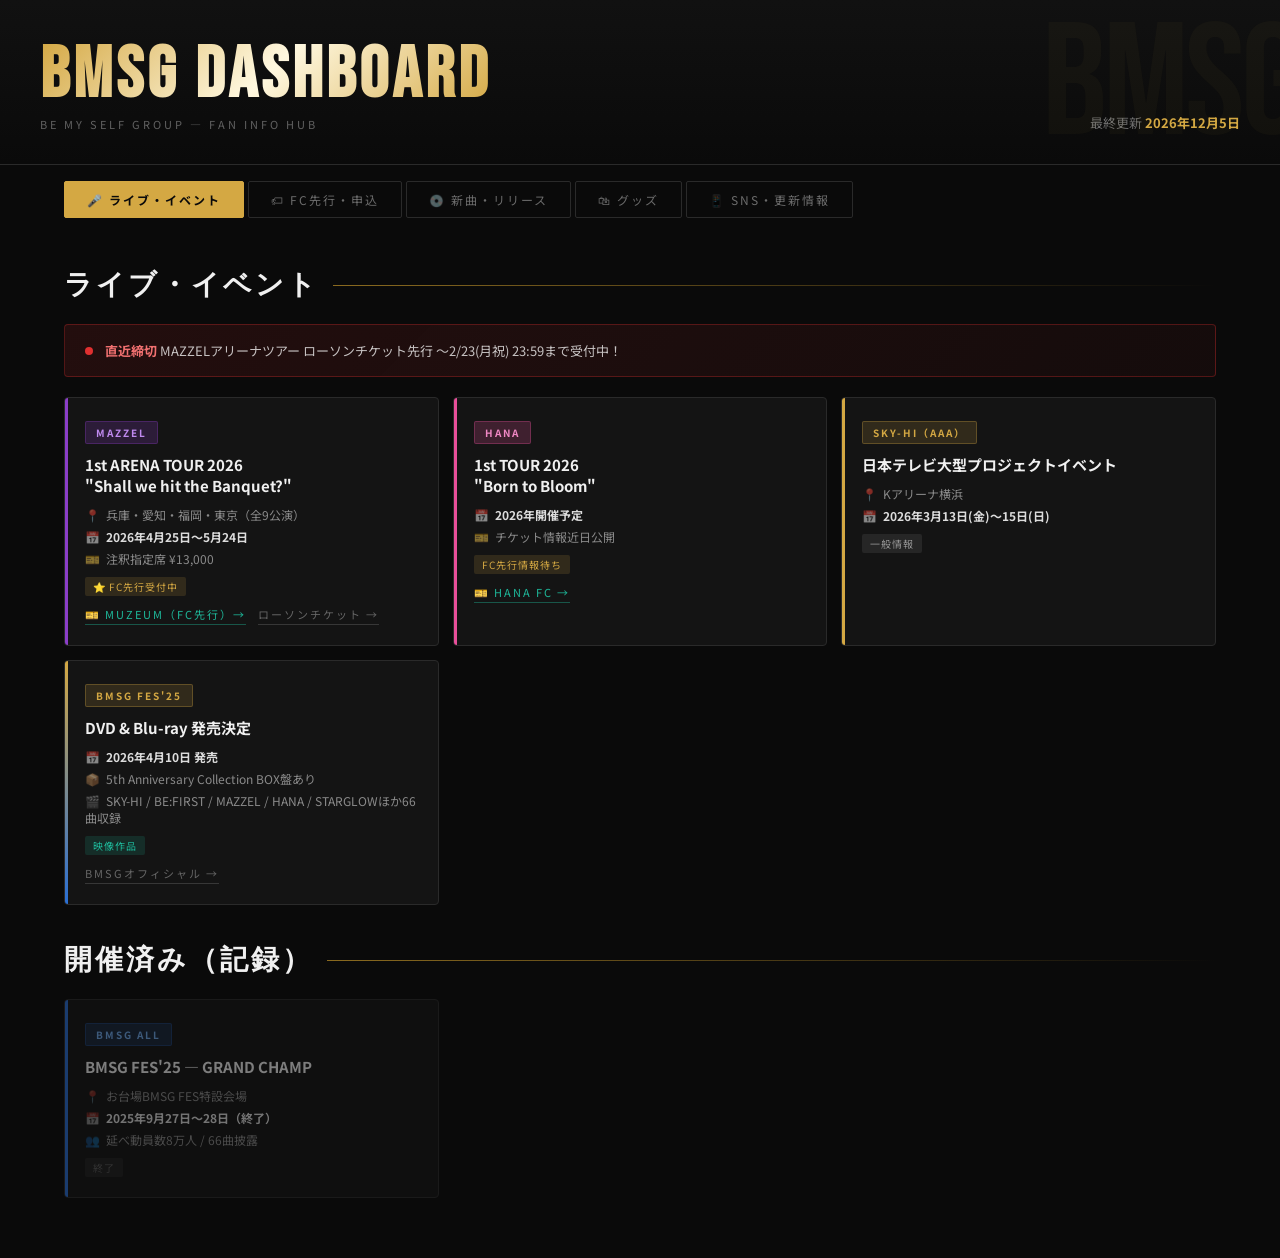
<file: index.html>
<!DOCTYPE html>
<html lang="ja">
<head>
<meta charset="UTF-8">
<meta name="viewport" content="width=device-width, initial-scale=1.0">
<title>BMSG FAN DASHBOARD</title>
<link rel="preconnect" href="https://fonts.googleapis.com">
<link href="https://fonts.googleapis.com/css2?family=Bebas+Neue&family=Noto+Sans+JP:wght@300;400;700;900&display=swap" rel="stylesheet">
<style>
  :root {
    --black: #0a0a0a; --white: #f0f0f0; --gold: #d4a843; --gold-dim: #8a6a1f;
    --red: #e03030; --blue: #2a6fd4; --purple: #8b3ec8; --teal: #1eb89a;
    --pink: #e84f9a; --orange: #e8852a; --card-bg: #141414; --border: #2a2a2a;
  }
  * { margin: 0; padding: 0; box-sizing: border-box; }
  body { background: var(--black); color: var(--white); font-family: 'Noto Sans JP', sans-serif; min-height: 100vh; overflow-x: hidden; }
  header { position: relative; padding: 40px 24px 32px; border-bottom: 1px solid var(--border); background: linear-gradient(180deg, #111 0%, var(--black) 100%); overflow: hidden; }
  header::before { content: 'BMSG'; position: absolute; right: -20px; top: -10px; font-family: 'Bebas Neue', cursive; font-size: 160px; color: rgba(212,168,67,0.04); pointer-events: none; letter-spacing: -4px; }
  .header-inner { max-width: 1200px; margin: 0 auto; display: flex; align-items: flex-end; justify-content: space-between; flex-wrap: wrap; gap: 16px; }
  .logo-area h1 { font-family: 'Bebas Neue', cursive; font-size: clamp(42px, 6vw, 72px); letter-spacing: 4px; line-height: 1; background: linear-gradient(135deg, var(--gold) 0%, #fff8e0 50%, var(--gold) 100%); -webkit-background-clip: text; -webkit-text-fill-color: transparent; background-clip: text; }
  .logo-area p { font-size: 11px; letter-spacing: 3px; color: rgba(255,255,255,0.35); text-transform: uppercase; margin-top: 4px; }
  .header-date { font-size: 13px; color: rgba(255,255,255,0.4); }
  .header-date span { color: var(--gold); font-weight: 700; }
  .tabs-wrap { max-width: 1200px; margin: 0 auto; }
  .tabs { display: flex; gap: 4px; padding: 16px 24px; overflow-x: auto; }
  .tab { padding: 9px 22px; border-radius: 2px; font-size: 12px; letter-spacing: 2px; cursor: pointer; border: 1px solid var(--border); background: transparent; color: rgba(255,255,255,0.4); transition: all 0.2s; white-space: nowrap; font-family: 'Noto Sans JP', sans-serif; }
  .tab.active, .tab:hover { background: var(--gold); color: var(--black); border-color: var(--gold); font-weight: 700; }
  main { max-width: 1200px; margin: 0 auto; padding: 0 24px 60px; }
  .section { display: none; }
  .section.active { display: block; animation: fadeIn 0.3s ease; }
  @keyframes fadeIn { from { opacity: 0; transform: translateY(8px); } to { opacity: 1; transform: none; } }
  .section-header { display: flex; align-items: center; gap: 14px; margin: 32px 0 20px; }
  .section-header h2 { font-family: 'Bebas Neue', cursive; font-size: 28px; letter-spacing: 3px; }
  .section-header .line { flex: 1; height: 1px; background: linear-gradient(90deg, var(--gold-dim), transparent); }
  .grid { display: grid; gap: 14px; grid-template-columns: repeat(auto-fill, minmax(320px, 1fr)); }
  .grid-3 { grid-template-columns: repeat(auto-fill, minmax(260px, 1fr)); }
  .event-card { background: var(--card-bg); border: 1px solid var(--border); border-radius: 4px; padding: 20px; position: relative; overflow: hidden; transition: border-color 0.2s, transform 0.2s; }
  .event-card:hover { border-color: rgba(212,168,67,0.4); transform: translateY(-2px); }
  .event-card::before { content: ''; position: absolute; left: 0; top: 0; bottom: 0; width: 3px; }
  .event-card.befirst::before { background: var(--blue); }
  .event-card.mazzel::before { background: var(--purple); }
  .event-card.hana::before { background: var(--pink); }
  .event-card.skyhi::before { background: var(--gold); }
  .event-card.novelcore::before { background: var(--red); }
  .event-card.aile::before { background: var(--teal); }
  .event-card.starglow::before { background: var(--orange); }
  .event-card.bmsg::before { background: linear-gradient(180deg, var(--gold), var(--blue)); }
  .artist-badge { display: inline-block; font-size: 10px; letter-spacing: 2px; text-transform: uppercase; padding: 3px 10px; border-radius: 2px; margin-bottom: 10px; font-weight: 700; }
  .befirst .artist-badge { background: rgba(42,111,212,0.2); color: #6fa8ea; border: 1px solid rgba(42,111,212,0.3); }
  .mazzel .artist-badge { background: rgba(139,62,200,0.2); color: #c08af0; border: 1px solid rgba(139,62,200,0.3); }
  .hana .artist-badge { background: rgba(232,79,154,0.2); color: #f087c4; border: 1px solid rgba(232,79,154,0.3); }
  .skyhi .artist-badge { background: rgba(212,168,67,0.15); color: var(--gold); border: 1px solid rgba(212,168,67,0.3); }
  .novelcore .artist-badge { background: rgba(224,48,48,0.2); color: #f07070; border: 1px solid rgba(224,48,48,0.3); }
  .aile .artist-badge { background: rgba(30,184,154,0.2); color: #60d8c0; border: 1px solid rgba(30,184,154,0.3); }
  .starglow .artist-badge { background: rgba(232,133,42,0.2); color: #f0a870; border: 1px solid rgba(232,133,42,0.3); }
  .bmsg .artist-badge { background: rgba(212,168,67,0.15); color: var(--gold); border: 1px solid rgba(212,168,67,0.3); }
  .event-title { font-size: 15px; font-weight: 700; line-height: 1.4; margin-bottom: 10px; }
  .event-meta { display: flex; flex-direction: column; gap: 5px; font-size: 12px; color: rgba(255,255,255,0.5); }
  .event-meta .icon { margin-right: 6px; }
  .event-meta .date-val { color: rgba(255,255,255,0.85); font-weight: 700; }
  .tag { display: inline-block; font-size: 10px; padding: 2px 8px; border-radius: 2px; margin-top: 10px; letter-spacing: 1px; }
  .tag.fc { background: rgba(212,168,67,0.15); color: var(--gold); }
  .tag.general { background: rgba(255,255,255,0.08); color: rgba(255,255,255,0.5); }
  .tag.release { background: rgba(30,184,154,0.15); color: var(--teal); }
  .tag.goods { background: rgba(232,79,154,0.15); color: var(--pink); }
  .tag.ended { background: rgba(255,255,255,0.05); color: rgba(255,255,255,0.25); }
  .link-btn { display: inline-block; margin-top: 10px; margin-right: 8px; font-size: 11px; letter-spacing: 2px; color: rgba(255,255,255,0.35); text-decoration: none; border-bottom: 1px solid rgba(255,255,255,0.15); padding-bottom: 2px; transition: color 0.2s, border-color 0.2s; }
  .link-btn:hover { color: var(--gold); border-color: var(--gold); }
  .link-btn.apply { color: var(--teal); border-color: rgba(30,184,154,0.4); }
  .link-btn.apply:hover { color: #80ffea; border-color: var(--teal); }
  .urgent { background: linear-gradient(135deg, rgba(224,48,48,0.12), rgba(224,48,48,0.05)); border: 1px solid rgba(224,48,48,0.3); border-radius: 4px; padding: 16px 20px; margin-bottom: 20px; display: flex; align-items: center; gap: 12px; }
  .urgent-dot { width: 8px; height: 8px; background: var(--red); border-radius: 50%; animation: pulse 1.5s infinite; flex-shrink: 0; }
  @keyframes pulse { 0%, 100% { opacity: 1; transform: scale(1); } 50% { opacity: 0.4; transform: scale(0.7); } }
  .urgent p { font-size: 13px; color: rgba(255,255,255,0.75); }
  .urgent strong { color: #f07070; }
  .notice { background: rgba(212,168,67,0.07); border: 1px solid rgba(212,168,67,0.2); border-radius: 4px; padding: 14px 18px; font-size: 12px; color: rgba(255,255,255,0.5); margin-bottom: 20px; line-height: 1.7; }
  .notice a { color: var(--gold); text-decoration: none; }
  .fc-table { width: 100%; border-collapse: collapse; font-size: 13px; }
  .fc-table th { text-align: left; padding: 10px 14px; background: rgba(255,255,255,0.04); color: rgba(255,255,255,0.4); font-size: 11px; letter-spacing: 1px; text-transform: uppercase; font-weight: 400; border-bottom: 1px solid var(--border); }
  .fc-table td { padding: 13px 14px; border-bottom: 1px solid rgba(255,255,255,0.05); vertical-align: middle; }
  .fc-table tr:hover td { background: rgba(255,255,255,0.02); }
  .fc-name { font-weight: 700; font-size: 13px; }
  .fc-fee { color: var(--gold); font-weight: 700; }
  .status-dot { display: inline-block; width: 6px; height: 6px; border-radius: 50%; margin-right: 6px; }
  .status-dot.active { background: var(--teal); }
  .status-dot.pending { background: var(--orange); }
  .x-timeline-grid { display: grid; gap: 20px; grid-template-columns: repeat(auto-fill, minmax(300px, 1fr)); margin-bottom: 32px; }
  .x-timeline-card { background: var(--card-bg); border: 1px solid var(--border); border-radius: 4px; overflow: hidden; }
  .x-timeline-card-header { padding: 14px 16px 10px; display: flex; align-items: center; gap: 10px; border-bottom: 1px solid var(--border); }
  .x-artist-dot { width: 8px; height: 8px; border-radius: 50%; flex-shrink: 0; }
  .x-artist-name { font-size: 12px; font-weight: 700; letter-spacing: 1px; }
  .x-handle { font-size: 11px; color: rgba(255,255,255,0.35); margin-left: auto; }
  .buzz-updated { font-size: 11px; color: rgba(255,255,255,0.3); margin-bottom: 16px; }
  .buzz-grid { display: grid; gap: 10px; }
  .buzz-card { background: var(--card-bg); border: 1px solid var(--border); border-radius: 4px; padding: 16px; display: flex; gap: 14px; transition: border-color 0.2s; }
  .buzz-card:hover { border-color: rgba(212,168,67,0.3); }
  .buzz-rank { font-family: 'Bebas Neue', cursive; font-size: 32px; color: rgba(255,255,255,0.12); line-height: 1; min-width: 36px; text-align: center; padding-top: 2px; }
  .buzz-rank.top3 { color: var(--gold); }
  .buzz-content { flex: 1; min-width: 0; }
  .buzz-account { font-size: 12px; color: rgba(255,255,255,0.6); margin-bottom: 6px; }
  .buzz-tag { display: inline-block; font-size: 9px; letter-spacing: 2px; padding: 2px 7px; border-radius: 2px; margin-bottom: 8px; font-weight: 700; }
  .buzz-tag.befirst { background: rgba(42,111,212,0.2); color: #6fa8ea; }
  .buzz-tag.mazzel { background: rgba(139,62,200,0.2); color: #c08af0; }
  .buzz-tag.hana { background: rgba(232,79,154,0.2); color: #f087c4; }
  .buzz-tag.skyhi { background: rgba(212,168,67,0.15); color: var(--gold); }
  .buzz-tag.bmsg { background: rgba(212,168,67,0.15); color: var(--gold); }
  .buzz-text { font-size: 13px; line-height: 1.6; color: rgba(255,255,255,0.8); margin-bottom: 10px; }
  .buzz-stats { display: flex; gap: 16px; font-size: 12px; color: rgba(255,255,255,0.4); }
  .buzz-link { font-size: 11px; color: rgba(255,255,255,0.3); text-decoration: none; border-bottom: 1px solid rgba(255,255,255,0.1); margin-top: 8px; display: inline-block; transition: color 0.2s; }
  .buzz-link:hover { color: var(--gold); }
  .sns-grid { display: grid; gap: 12px; grid-template-columns: repeat(auto-fill, minmax(280px, 1fr)); }
  .sns-card { background: var(--card-bg); border: 1px solid var(--border); border-radius: 4px; padding: 16px; }
  .sns-card-header { display: flex; align-items: center; gap: 10px; margin-bottom: 10px; }
  .sns-icon { width: 32px; height: 32px; border-radius: 6px; display: flex; align-items: center; justify-content: center; font-size: 14px; font-weight: 700; flex-shrink: 0; }
  .sns-icon.yt { background: rgba(255,0,0,0.15); color: #ff4040; }
  .sns-name { font-size: 13px; font-weight: 700; }
  .sns-handle { font-size: 11px; color: rgba(255,255,255,0.35); }
  .sns-latest { font-size: 12px; color: rgba(255,255,255,0.6); line-height: 1.5; margin-bottom: 10px; }
</style>
</head>
<body>

<header>
  <div class="header-inner">
    <div class="logo-area">
      <h1>BMSG DASHBOARD</h1>
      <p>Be My Self Group &mdash; Fan Info Hub</p>
    </div>
    <div class="header-date">最終更新 <span id="today-date"></span></div>
  </div>
</header>

<div class="tabs-wrap">
  <div class="tabs">
    <button class="tab active" onclick="showTab('live',this)">🎤 ライブ・イベント</button>
    <button class="tab" onclick="showTab('fc',this)">🏷 FC先行・申込</button>
    <button class="tab" onclick="showTab('release',this)">💿 新曲・リリース</button>
    <button class="tab" onclick="showTab('goods',this)">🛍 グッズ</button>
    <button class="tab" onclick="showTab('sns',this)">📱 SNS・更新情報</button>
  </div>
</div>

<main>

  <!-- LIVE -->
  <section id="live" class="section active">
    <div class="section-header"><h2>ライブ・イベント</h2><div class="line"></div></div>
    <div class="urgent">
      <div class="urgent-dot"></div>
      <p><strong>直近締切</strong>&nbsp;MAZZELアリーナツアー ローソンチケット先行 〜2/23(月祝) 23:59まで受付中！</p>
    </div>
    <div class="grid">
      <div class="event-card mazzel">
        <div class="artist-badge">MAZZEL</div>
        <div class="event-title">1st ARENA TOUR 2026<br>"Shall we hit the Banquet?"</div>
        <div class="event-meta">
          <div><span class="icon">📍</span>兵庫・愛知・福岡・東京（全9公演）</div>
          <div><span class="icon">📅</span><span class="date-val">2026年4月25日〜5月24日</span></div>
          <div><span class="icon">🎫</span>注釈指定席 ¥13,000</div>
        </div>
        <span class="tag fc">⭐ FC先行受付中</span><br>
        <a href="https://muzeum.b-with-u.tokyo/" target="_blank" class="link-btn apply">🎫 MUZEUM（FC先行）→</a>
        <a href="https://l-tike.com/mazzel/" target="_blank" class="link-btn">ローソンチケット →</a>
      </div>
      <div class="event-card hana">
        <div class="artist-badge">HANA</div>
        <div class="event-title">1st TOUR 2026<br>"Born to Bloom"</div>
        <div class="event-meta">
          <div><span class="icon">📅</span><span class="date-val">2026年開催予定</span></div>
          <div><span class="icon">🎫</span>チケット情報近日公開</div>
        </div>
        <span class="tag fc">FC先行情報待ち</span><br>
        <a href="https://hana.b-with-u.tokyo/" target="_blank" class="link-btn apply">🎫 HANA FC → </a>
      </div>
      <div class="event-card skyhi">
        <div class="artist-badge">SKY-HI（AAA）</div>
        <div class="event-title">日本テレビ大型プロジェクトイベント</div>
        <div class="event-meta">
          <div><span class="icon">📍</span>Kアリーナ横浜</div>
          <div><span class="icon">📅</span><span class="date-val">2026年3月13日(金)〜15日(日)</span></div>
        </div>
        <span class="tag general">一般情報</span>
      </div>
      <div class="event-card bmsg">
        <div class="artist-badge">BMSG FES'25</div>
        <div class="event-title">DVD &amp; Blu-ray 発売決定</div>
        <div class="event-meta">
          <div><span class="icon">📅</span><span class="date-val">2026年4月10日 発売</span></div>
          <div><span class="icon">📦</span>5th Anniversary Collection BOX盤あり</div>
          <div><span class="icon">🎬</span>SKY-HI / BE:FIRST / MAZZEL / HANA / STARGLOWほか66曲収録</div>
        </div>
        <span class="tag release">映像作品</span><br>
        <a href="https://bmsg.tokyo/" target="_blank" class="link-btn">BMSGオフィシャル →</a>
      </div>
    </div>
    <div class="section-header" style="margin-top:36px;"><h2>開催済み（記録）</h2><div class="line"></div></div>
    <div class="grid">
      <div class="event-card befirst" style="opacity:0.5;">
        <div class="artist-badge">BMSG ALL</div>
        <div class="event-title">BMSG FES'25 &mdash; GRAND CHAMP</div>
        <div class="event-meta">
          <div><span class="icon">📍</span>お台場BMSG FES特設会場</div>
          <div><span class="icon">📅</span><span class="date-val">2025年9月27日〜28日（終了）</span></div>
          <div><span class="icon">👥</span>延べ動員数8万人 / 66曲披露</div>
        </div>
        <span class="tag ended">終了</span>
      </div>
    </div>
  </section>

  <!-- FC -->
  <section id="fc" class="section">
    <div class="section-header"><h2>FC先行・申込情報</h2><div class="line"></div></div>
    <div class="notice">
      ⚡ <strong>B-Town（B with U）</strong>はBMSGのオンラインサロン。全アーティストのFC先行にまとめてアクセス可能。→ <a href="https://bmsg.shop/pages/b-town" target="_blank">B-Town公式</a>
    </div>
    <table class="fc-table">
      <thead><tr><th>アーティスト</th><th>FC名</th><th>月額</th><th>状態</th><th>申込リンク</th></tr></thead>
      <tbody>
        <tr><td><div class="fc-name" style="color:#6fa8ea;">BE:FIRST</div></td><td>BESTY（B with U）</td><td class="fc-fee">¥980/月</td><td><span class="status-dot active"></span>受付中</td><td><a href="https://befirst.b-with-u.tokyo/" target="_blank" class="link-btn apply">FC申込 →</a></td></tr>
        <tr><td><div class="fc-name" style="color:#c08af0;">MAZZEL</div></td><td>MUZEUM（B with U）</td><td class="fc-fee">¥980/月</td><td><span class="status-dot active"></span>受付中</td><td><a href="https://muzeum.b-with-u.tokyo/" target="_blank" class="link-btn apply">FC申込 →</a></td></tr>
        <tr><td><div class="fc-name" style="color:#f087c4;">HANA</div></td><td>HANA FC（B with U）</td><td class="fc-fee">¥980/月</td><td><span class="status-dot active"></span>受付中</td><td><a href="https://hana.b-with-u.tokyo/" target="_blank" class="link-btn apply">FC申込 →</a></td></tr>
        <tr><td><div class="fc-name" style="color:var(--gold);">SKY-HI</div></td><td>FLYERS</td><td class="fc-fee">¥880/月</td><td><span class="status-dot active"></span>受付中</td><td><a href="https://flyers.b-with-u.tokyo/" target="_blank" class="link-btn apply">FC申込 →</a></td></tr>
        <tr><td><div class="fc-name" style="color:#f07070;">Novel Core</div></td><td>CORE HOUSE</td><td class="fc-fee">—</td><td><span class="status-dot active"></span>受付中</td><td><a href="https://novelcore.b-with-u.tokyo/" target="_blank" class="link-btn apply">FC申込 →</a></td></tr>
        <tr><td><div class="fc-name" style="color:#60d8c0;">Aile The Shota</div></td><td>Aile The Shota FC</td><td class="fc-fee">—</td><td><span class="status-dot active"></span>受付中</td><td><a href="https://ailetheshota.b-with-u.tokyo/" target="_blank" class="link-btn apply">FC申込 →</a></td></tr>
        <tr><td><div class="fc-name" style="color:#f0a870;">STARGLOW</div></td><td>B with U内（準備中）</td><td class="fc-fee">—</td><td><span class="status-dot pending"></span>詳細待ち</td><td>—</td></tr>
        <tr><td><div class="fc-name" style="color:var(--gold);">BMSG共通</div></td><td>B-Town &lt;Architect/Resident&gt;</td><td class="fc-fee">¥2,200〜/月</td><td><span class="status-dot active"></span>受付中</td><td><a href="https://bmsg.shop/pages/b-town" target="_blank" class="link-btn apply">B-Town申込 →</a></td></tr>
      </tbody>
    </table>
    <div style="margin-top:16px;" class="notice">
      📌 MAZZELアリーナツアー「Shall we hit the Banquet?」<br>
      <strong>ローソンチケット先行：2/13(金)15:00〜2/23(月祝)23:59</strong>　<a href="https://l-tike.com/mazzel/" target="_blank" style="color:var(--teal);">→ 申込はこちら</a><br>
      当落：2/28(土)18:00〜　／　SS席アップグレードはMUZEUM/B-Town会員限定
    </div>
  </section>

  <!-- RELEASE -->
  <section id="release" class="section">
    <div class="section-header"><h2>新曲・リリース情報</h2><div class="line"></div></div>
    <div class="grid grid-3">
      <div class="event-card mazzel">
        <div class="artist-badge">MAZZEL</div>
        <div class="event-title">2nd Album「Banquet」</div>
        <div class="event-meta">
          <div><span class="icon">📅</span><span class="date-val">2026年4月8日(水) 発売</span></div>
          <div><span class="icon">🎵</span>全14曲収録（Only You / King Kila Gameほか）</div>
          <div><span class="icon">💰</span>¥3,300〜9,350（全4形態）</div>
        </div>
        <span class="tag release">📀 アルバム</span><br>
        <a href="https://mazzel.tokyo/" target="_blank" class="link-btn">詳細 →</a>
      </div>
      <div class="event-card hana">
        <div class="artist-badge">HANA</div>
        <div class="event-title">「Cold Night」配信</div>
        <div class="event-meta">
          <div><span class="icon">📅</span><span class="date-val">2026年1月24日(土) 配信開始</span></div>
          <div><span class="icon">📺</span>TVアニメ「メダリスト」第2期 OPテーマ</div>
        </div>
        <span class="tag release">🎵 配信シングル</span>
      </div>
      <div class="event-card bmsg">
        <div class="artist-badge">BMSG FES'25</div>
        <div class="event-title">ライブDVD &amp; Blu-ray</div>
        <div class="event-meta">
          <div><span class="icon">📅</span><span class="date-val">2026年4月10日 発売</span></div>
          <div><span class="icon">🎬</span>66曲・4時間超収録 / 5th Anniversary BOXあり</div>
        </div>
        <span class="tag release">📀 映像作品</span>
      </div>
      <div class="event-card hana">
        <div class="artist-badge">HANA</div>
        <div class="event-title">「Blue Jeans」</div>
        <div class="event-meta">
          <div><span class="icon">📅</span>2025年7月16日リリース</div>
          <div><span class="icon">🏆</span>Billboard JAPAN Hot 100 1位・週間ストリーミング歴代最高1位</div>
        </div>
        <span class="tag ended">配信中</span>
      </div>
      <div class="event-card hana">
        <div class="artist-badge">HANA</div>
        <div class="event-title">「ROSE」（デビュー曲）</div>
        <div class="event-meta">
          <div><span class="icon">📅</span>2025年4月デビュー</div>
          <div><span class="icon">🏆</span>3ヶ月でストリーミング1億再生突破</div>
        </div>
        <span class="tag ended">配信中</span>
      </div>
    </div>
  </section>

  <!-- GOODS -->
  <section id="goods" class="section">
    <div class="section-header"><h2>グッズ・販売情報</h2><div class="line"></div></div>
    <div class="grid">
      <div class="event-card mazzel">
        <div class="artist-badge">MAZZEL</div>
        <div class="event-title">アリーナツアーオフィシャルグッズ</div>
        <div class="event-meta">
          <div><span class="icon">📅</span><span class="date-val">2026年4月25日〜公演開始</span></div>
          <div><span class="icon">🛒</span>会場販売 / EC事前販売予定</div>
        </div>
        <span class="tag goods">グッズ</span><br>
        <a href="https://bmsg.shop/" target="_blank" class="link-btn apply">BMSGショップ →</a>
      </div>
      <div class="event-card hana">
        <div class="artist-badge">HANA</div>
        <div class="event-title">HANA 1st TOUR "Born to Bloom" グッズ</div>
        <div class="event-meta">
          <div><span class="icon">📅</span><span class="date-val">EC事前販売情報公開済み</span></div>
          <div><span class="icon">🛒</span>公式サイトよりEC事前販売あり</div>
        </div>
        <span class="tag goods">グッズ</span><br>
        <a href="https://bmsg.shop/" target="_blank" class="link-btn apply">BMSGショップ →</a>
      </div>
      <div class="event-card bmsg">
        <div class="artist-badge">BMSG SHOP</div>
        <div class="event-title">B-Town オンラインストア</div>
        <div class="event-meta">
          <div><span class="icon">🛒</span>全アーティストのグッズを一括購入可能</div>
        </div>
        <span class="tag goods">公式ショップ</span><br>
        <a href="https://bmsg.shop/" target="_blank" class="link-btn apply">ショップを見る →</a>
      </div>
    </div>
  </section>

  <!-- SNS -->
  <section id="sns" class="section">
    <div class="section-header"><h2>公式X タイムライン</h2><div class="line"></div></div>
    <div class="x-timeline-grid">
      <div class="x-timeline-card">
        <div class="x-timeline-card-header">
          <div class="x-artist-dot" style="background:var(--gold);"></div>
          <div class="x-artist-name">BMSG公式</div>
          <div class="x-handle">@BMSG_Official</div>
        </div>
        <a class="twitter-timeline" data-theme="dark" data-height="460" data-chrome="noheader nofooter noborders" href="https://twitter.com/BMSG_Official">Tweets by BMSG_Official</a>
      </div>
      <div class="x-timeline-card">
        <div class="x-timeline-card-header">
          <div class="x-artist-dot" style="background:var(--blue);"></div>
          <div class="x-artist-name">BE:FIRST</div>
          <div class="x-handle">@BEFIRST_OFFICIAL</div>
        </div>
        <a class="twitter-timeline" data-theme="dark" data-height="460" data-chrome="noheader nofooter noborders" href="https://twitter.com/BEFIRST_OFFICIAL">Tweets by BEFIRST_OFFICIAL</a>
      </div>
      <div class="x-timeline-card">
        <div class="x-timeline-card-header">
          <div class="x-artist-dot" style="background:var(--purple);"></div>
          <div class="x-artist-name">MAZZEL</div>
          <div class="x-handle">@MAZZEL_official</div>
        </div>
        <a class="twitter-timeline" data-theme="dark" data-height="460" data-chrome="noheader nofooter noborders" href="https://twitter.com/MAZZEL_official">Tweets by MAZZEL_official</a>
      </div>
      <div class="x-timeline-card">
        <div class="x-timeline-card-header">
          <div class="x-artist-dot" style="background:var(--pink);"></div>
          <div class="x-artist-name">HANA</div>
          <div class="x-handle">@HANA_BMSG</div>
        </div>
        <a class="twitter-timeline" data-theme="dark" data-height="460" data-chrome="noheader nofooter noborders" href="https://twitter.com/HANA_BMSG">Tweets by HANA_BMSG</a>
      </div>
      <div class="x-timeline-card">
        <div class="x-timeline-card-header">
          <div class="x-artist-dot" style="background:var(--gold);"></div>
          <div class="x-artist-name">SKY-HI</div>
          <div class="x-handle">@SkyHi_AAA</div>
        </div>
        <a class="twitter-timeline" data-theme="dark" data-height="460" data-chrome="noheader nofooter noborders" href="https://twitter.com/SkyHi_AAA">Tweets by SkyHi_AAA</a>
      </div>
    </div>

    <div class="section-header" style="margin-top:8px;"><h2>YouTube 最新動画</h2><div class="line"></div></div>
    <div class="sns-grid" id="yt-content">
      <div class="sns-card"><div class="sns-card-header"><div class="sns-icon yt">▶</div><div><div class="sns-name">BE:FIRST</div><div class="sns-handle">@BEFIRST_OFFICIAL</div></div></div><div class="sns-latest">APIキー設定後、毎朝自動更新されます</div><a href="https://www.youtube.com/@BEFIRST_OFFICIAL" target="_blank" class="link-btn">チャンネルへ →</a></div>
      <div class="sns-card"><div class="sns-card-header"><div class="sns-icon yt">▶</div><div><div class="sns-name">MAZZEL</div><div class="sns-handle">@MAZZEL_official</div></div></div><div class="sns-latest">APIキー設定後、毎朝自動更新されます</div><a href="https://www.youtube.com/@MAZZEL_official" target="_blank" class="link-btn">チャンネルへ →</a></div>
      <div class="sns-card"><div class="sns-card-header"><div class="sns-icon yt">▶</div><div><div class="sns-name">HANA</div><div class="sns-handle">@hana_bmsg</div></div></div><div class="sns-latest">APIキー設定後、毎朝自動更新されます</div><a href="https://www.youtube.com/@hana_bmsg" target="_blank" class="link-btn">チャンネルへ →</a></div>
      <div class="sns-card"><div class="sns-card-header"><div class="sns-icon yt">▶</div><div><div class="sns-name">SKY-HI</div><div class="sns-handle">@skyhi_official</div></div></div><div class="sns-latest">APIキー設定後、毎朝自動更新されます</div><a href="https://www.youtube.com/@skyhi_official" target="_blank" class="link-btn">チャンネルへ →</a></div>
      <div class="sns-card"><div class="sns-card-header"><div class="sns-icon yt">▶</div><div><div class="sns-name">BMSG公式</div><div class="sns-handle">@bmsg_official</div></div></div><div class="sns-latest">APIキー設定後、毎朝自動更新されます</div><a href="https://www.youtube.com/@bmsg_official" target="_blank" class="link-btn">チャンネルへ →</a></div>
    </div>

    <div class="section-header" style="margin-top:40px;"><h2>🔥 直近24h バズ投稿 TOP10</h2><div class="line"></div></div>
    <div id="buzz-content">
      <div class="buzz-updated">⏱ APIキー設定後、毎朝9時JSTに自動更新されます</div>
      <div class="buzz-grid">
        <div class="buzz-card">
          <div class="buzz-rank top3">1</div>
          <div class="buzz-content">
            <div class="buzz-account">準備中</div>
            <span class="buzz-tag bmsg">BMSG</span>
            <div class="buzz-text">Anthropic APIキーが設定されると、毎日ClaudeがX上のBMSG関連バズ投稿をTOP10収集して表示します。</div>
            <div class="buzz-stats"><span>❤️ —</span><span>🔁 —</span><span>💬 —</span></div>
          </div>
        </div>
      </div>
    </div>
  </section>

</main>

<script async src="https://platform.twitter.com/widgets.js" charset="utf-8"></script>
<script>
  const d = new Date();
  document.getElementById('today-date').textContent =
    d.getFullYear() + '年' + (d.getMonth()+1) + '月' + d.getDate() + '日';

  function showTab(id, btn) {
    document.querySelectorAll('.section').forEach(function(s){ s.classList.remove('active'); });
    document.querySelectorAll('.tab').forEach(function(t){ t.classList.remove('active'); });
    document.getElementById(id).classList.add('active');
    btn.classList.add('active');
  }
</script>
</body>
</html>
</file>
